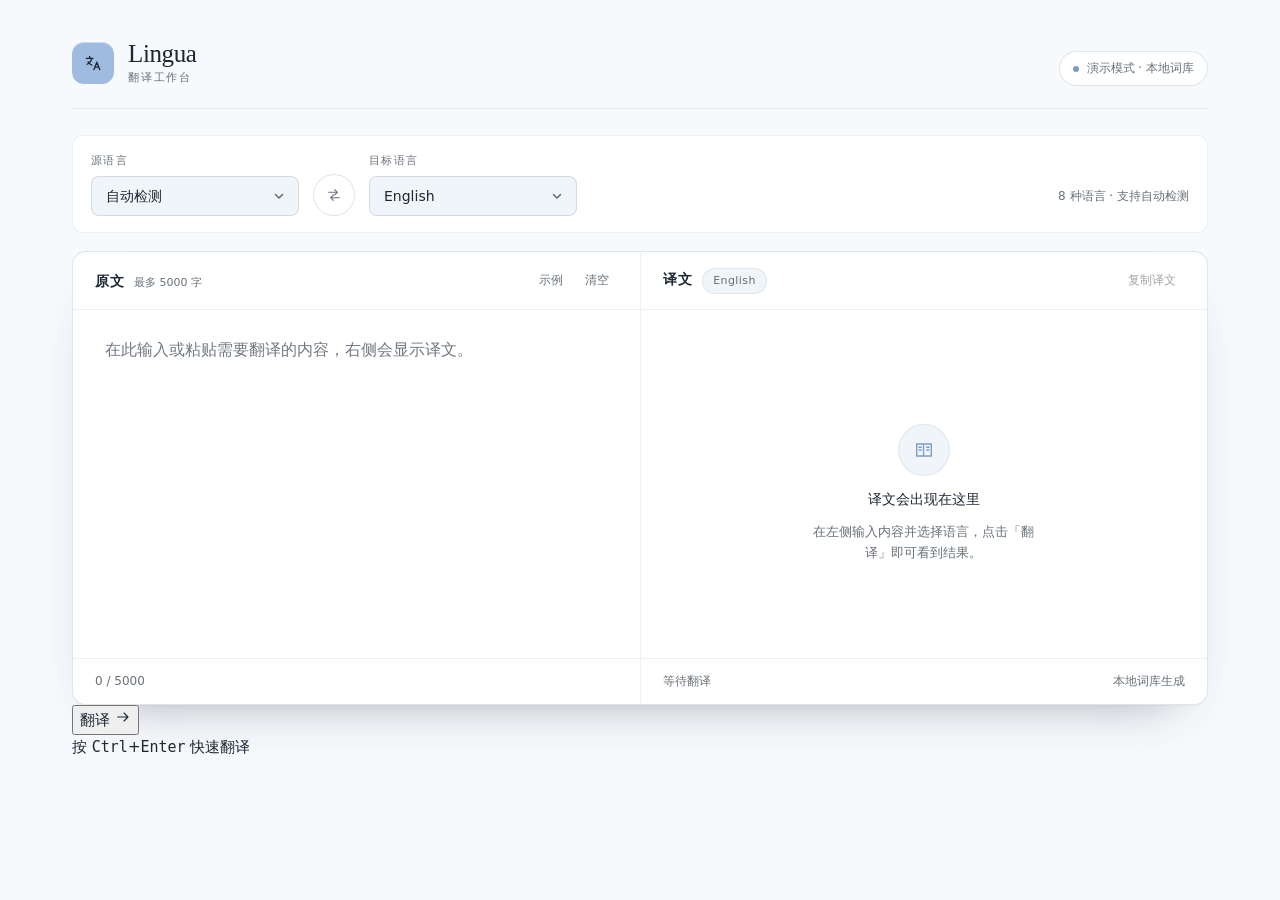
<file: translation实战/index.html>
<!DOCTYPE html>
<html lang="en">

<head>
    <meta charset="UTF-8">
    <meta name="viewport" content="width=device-width, initial-scale=1.0">
    <title>Document</title>
    <link rel="stylesheet" href="./style.css">
</head>

<body>
    <div class="app">

  <header class="masthead">
    <div class="brand">
      <span class="brand-mark" aria-hidden="true">
        <svg class="od-icon" style="--od-icon-size:20px" viewBox="0 0 24 24" fill="none" stroke="currentColor" stroke-width="1.6" stroke-linecap="round" stroke-linejoin="round">
          <path d="M4 6.5h8M8 6.5V4M10.5 6.5c-.6 3.2-2.6 5.7-5.5 7" />
          <path d="M6 10.5c1.1 1.9 2.7 3.3 4.7 4" />
          <path d="M13 20l3.6-9 3.6 9M14.4 17h4.4" />
        </svg>
      </span>
      <div class="brand-text">
        <span class="brand-name">Lingua</span>
        <span class="brand-sub">翻译工作台</span>
      </div>
    </div>
    <p class="masthead-meta"><span class="meta-dot" aria-hidden="true"></span>演示模式 · 本地词库</p>
  </header>

  <section class="langbar" aria-label="语言设置">
    <div class="lang-field">
      <span id="srcLabel">源语言</span>
      <div class="select-wrap">
        <select id="sourceLang" aria-labelledby="srcLabel">
          <option value="auto" selected>自动检测</option>
          <option value="中文">简体中文</option>
          <option value="英语">English</option>
          <option value="日语">日本語</option>
          <option value="韩语">한국어</option>
          <option value="法语">Français</option>
          <option value="西班牙语">Español</option>
          <option value="德语">Deutsch</option>
          <option value="俄语">Русский</option>
        </select>
        <svg class="od-icon select-caret" viewBox="0 0 12 12" fill="none" stroke="currentColor" stroke-width="1.6" stroke-linecap="round" stroke-linejoin="round" aria-hidden="true">
          <path d="M2.5 4.5 6 8l3.5-3.5" />
        </svg>
      </div>
    </div>

    <button type="button" class="swap" id="swapBtn" aria-label="交换源语言与目标语言" title="交换语言">
      <svg class="od-icon" style="--od-icon-size:16px" viewBox="0 0 24 24" fill="none" stroke="currentColor" stroke-width="1.6" stroke-linecap="round" stroke-linejoin="round" aria-hidden="true">
        <path d="M4 8h13M13 4l4 4-4 4M20 16H7M11 12l-4 4 4 4" />
      </svg>
    </button>

    <div class="lang-field">
      <span id="tgtLabel">目标语言</span>
      <div class="select-wrap">
        <select id="targetLang" aria-labelledby="tgtLabel">
          <option value="中文">简体中文</option>
          <option value="英语" selected>English</option>
          <option value="日语">日本語</option>
          <option value="韩语">한국어</option>
          <option value="法语">Français</option>
          <option value="西班牙语">Español</option>
          <option value="德语">Deutsch</option>
          <option value="俄语">Русский</option>
        </select>
        <svg class="od-icon select-caret" viewBox="0 0 12 12" fill="none" stroke="currentColor" stroke-width="1.6" stroke-linecap="round" stroke-linejoin="round" aria-hidden="true">
          <path d="M2.5 4.5 6 8l3.5-3.5" />
        </svg>
      </div>
    </div>

    <p class="langbar-note">8 种语言 · 支持自动检测</p>
  </section>

  <main class="board">

    <section class="pane" aria-labelledby="srcHeading">
      <div class="pane-head">
        <div class="pane-title">
          <h2 id="srcHeading">原文</h2>
          <span class="pane-hint">最多 5000 字</span>
        </div>
        <div class="pane-tools">
          <button type="button" class="text-btn" id="exampleBtn">示例</button>
          <button type="button" class="text-btn" id="clearBtn">清空</button>
        </div>
      </div>
      <div class="pane-body" id="sourceBody">
        <textarea id="sourceText" maxlength="5000" spellcheck="false"
          aria-labelledby="srcHeading"
          placeholder="在此输入或粘贴需要翻译的内容，右侧会显示译文。"></textarea>
      </div>
      <div class="pane-foot">
        <span class="detected" id="detectedWrap" hidden>
          <span class="detect-dot" aria-hidden="true"></span>
          <span id="detectedText"></span>
        </span>
        <span class="counter od-nowrap"><span id="charCount">0</span> / 5000</span>
      </div>
    </section>

    <section class="pane" aria-labelledby="resHeading">
      <div class="pane-head">
        <div class="pane-title">
          <h2 id="resHeading">译文</h2>
          <span class="lang-chip" id="targetChip">English</span>
        </div>
        <div class="pane-tools">
          <button type="button" class="text-btn" id="copyBtn" disabled data-copied="false">复制译文</button>
        </div>
      </div>
      <div class="pane-body" style="padding-bottom: 0;">
        <div class="result-wrap" id="resultWrap" aria-live="polite" aria-busy="false">
          <div class="empty" id="emptyState">
            <span class="empty-badge" aria-hidden="true">
              <svg class="od-icon" style="--od-icon-size:22px" viewBox="0 0 24 24" fill="none" stroke="currentColor" stroke-width="1.5" stroke-linecap="round" stroke-linejoin="round">
                <path d="M4 5.5h7.5v13H4zM12.5 5.5H20v13h-7.5" />
                <path d="M6.5 9h2.5M6.5 12h2.5M15 9h2.5M15 12h2.5" />
              </svg>
            </span>
            <p class="empty-title">译文会出现在这里</p>
            <p class="empty-text">在左侧输入内容并选择语言，点击「翻译」即可看到结果。</p>
          </div>
          <div class="skeleton" id="loadingState" hidden aria-hidden="true">
            <span></span><span></span><span></span><span></span>
          </div>
          <p class="result-text" id="resultText" hidden></p>
        </div>
      </div>
      <div class="pane-foot">
        <span id="resultMeta">等待翻译</span>
        <span class="od-nowrap">本地词库生成</span>
      </div>
    </section>

  </main>

  <p class="alert" id="alertMsg" role="alert" hidden>
    <svg class="od-icon" style="--od-icon-size:15px" viewBox="0 0 24 24" fill="none" stroke="currentColor" stroke-width="1.7" stroke-linecap="round" stroke-linejoin="round" aria-hidden="true">
      <circle cx="12" cy="12" r="9" />
      <path d="M12 7.5v6M12 16.5h.01" />
    </svg>
    <span id="alertText"></span>
  </p>

  <div class="actions">
    <button type="button" class="btn-primary" id="translateBtn">
      翻译
      <svg class="od-icon" style="--od-icon-size:16px" viewBox="0 0 24 24" fill="none" stroke="currentColor" stroke-width="1.7" stroke-linecap="round" stroke-linejoin="round" aria-hidden="true">
        <path d="M4 12h15M13.5 6l6 6-6 6" />
      </svg>
    </button>
    <p class="hint">按 <kbd>Ctrl</kbd><span aria-hidden="true">+</span><kbd>Enter</kbd> 快速翻译</p>
  </div>

  <section class="exam" aria-labelledby="examHeading">
    <div class="exam-head">
      
</div>
          <script src="./index.js"></script>
</body>

</html>
</file>
<file: translation实战/style.css>
@layer od-layout {
  [hidden]:not([hidden="until-found" i]) { display: none !important; }
  dialog:not([open]) { display: none !important; }

  :where(.od-stack,.od-row,.od-row-top,.od-cluster,.od-grid,.od-field,.od-stat,.od-cell,.od-tile) > :where(*) { min-width: 0; }

  .od-stack   { display: flex; flex-direction: column; gap: var(--od-gap, 8px); }
  .od-row     { display: flex; align-items: center; gap: var(--od-gap, 8px); }
  .od-row-top { display: flex; align-items: flex-start; gap: var(--od-gap, 8px); }
  .od-cluster { display: flex; flex-wrap: wrap; align-items: center; gap: var(--od-gap, 8px); }
  .od-fill    { flex: 1 1 0; min-width: 0; }
  .od-fixed   { flex: none; }
  .od-grid    { display: grid; gap: var(--od-gap, 12px); grid-template-columns: repeat(var(--od-cols, 3), minmax(0, 1fr)); }

  .od-stat, .od-field, .od-cell { display: grid; gap: var(--od-gap, 2px); }
  :where(.od-stat,.od-field,.od-cell) > :where(*) { display: block; }
  .od-tile { display: grid; grid-template-rows: auto 1fr; }
  :where(.od-tile) > :where(*) { display: block; }

  .od-media { display: block; width: 100%; height: auto; aspect-ratio: var(--od-ratio, auto); }
  .od-media-cover { object-fit: cover; }

  .od-icon { display: inline-block; inline-size: var(--od-icon-size, 1em); block-size: var(--od-icon-size, 1em); flex: none; }

  .od-truncate { display: block; max-width: 100%; overflow: hidden; white-space: nowrap; text-overflow: ellipsis; }
  .od-clamp-2, .od-clamp-3 { display: -webkit-box; -webkit-box-orient: vertical; overflow: hidden; overflow-wrap: anywhere; }
  .od-clamp-2 { -webkit-line-clamp: 2; }
  .od-clamp-3 { -webkit-line-clamp: 3; }
  .od-lines-2 { min-height: calc(2 * 1.4em); }
  .od-nowrap  { white-space: nowrap; }
  .od-keep    { word-break: keep-all; overflow-wrap: anywhere; }

  .od-screen { display: grid; grid-template-rows: auto minmax(0, 1fr) auto; height: 100%; }
  .od-scroll { overflow-y: auto; overscroll-behavior: contain; min-height: 0; }

  .od-rail { display: flex; gap: var(--od-gap, 8px); overflow-x: auto; scroll-snap-type: x proximity; scrollbar-width: none;
             padding-inline: var(--od-rail-pad, 16px); scroll-padding-inline: var(--od-rail-pad, 16px); }
  .od-rail::-webkit-scrollbar { display: none; }
  :where(.od-rail) > :where(*) { flex: none; scroll-snap-align: start; }
  :where(.od-rail) > :where(:last-child) { margin-inline-end: var(--od-rail-pad, 16px); }

  .od-spacer { flex: none; visibility: hidden; pointer-events: none; }
  .od-touch  { min-width: 44px; min-height: 44px; }
}
:root [hidden]:where(:not([hidden="until-found" i])) { display: none; }

:root {
  --base: #9fbbe0;
  --base-deep: #7d9cc6;
  --base-soft: #dfe8f4;
  --base-wash: #f0f5fa;
  --page: #f7fafd;
  --surface: #ffffff;

  --ink: #1c2733;
  --ink-2: rgba(28, 39, 51, 0.66);
  --ink-3: rgba(28, 39, 51, 0.42);
  --line: rgba(28, 39, 51, 0.12);
  --line-soft: rgba(28, 39, 51, 0.07);
  --danger: #a8334a;

  --radius: 14px;
  --radius-md: 10px;
  --radius-sm: 8px;
  --radius-pill: 999px;

  --shadow-board: 0 1px 1px rgba(28, 39, 51, 0.03), 0 26px 50px -34px rgba(28, 39, 51, 0.45);

  --font-sans: "PingFang SC", "HarmonyOS Sans SC", "Microsoft YaHei", "Noto Sans SC", system-ui, -apple-system, "Segoe UI", sans-serif;
  --font-serif: "Songti SC", "Source Han Serif SC", "Noto Serif SC", "Georgia", "Times New Roman", serif;
  --font-mono: ui-monospace, SFMono-Regular, Menlo, Monaco, Consolas, "Liberation Mono", monospace;

  --ease: ease;
  --fast: 150ms;
  --base-dur: 220ms;
}

*, *::before, *::after { box-sizing: border-box; }
html, body { margin: 0; padding: 0; }
body {
  min-height: 100vh;
  background: var(--page);
  color: var(--ink);
  font-family: var(--font-sans);
  font-size: 15px;
  line-height: 1.6;
  -webkit-font-smoothing: antialiased;
  text-rendering: optimizeLegibility;
}
h1, h2, h3, p { margin: 0; }
button, select, textarea { font: inherit; color: inherit; }
button { cursor: pointer; }

::selection { background: var(--base); color: var(--ink); }

:focus-visible {
  outline: 2px solid var(--ink);
  outline-offset: 2px;
  border-radius: 4px;
}

.app {
  max-width: 1200px;
  margin: 0 auto;
  padding: 40px 32px 64px;
}
.wrap{
    width: 100%;
    height: 100vh;
    background-color: #d2b4f2;
}
.masthead {
  display: flex;
  align-items: flex-end;
  justify-content: space-between;
  gap: 24px;
  padding-bottom: 22px;
  border-bottom: 1px solid var(--line-soft);
}
.brand { display: flex; align-items: center; gap: 14px; }
.brand-mark {
  display: grid;
  place-items: center;
  width: 42px;
  height: 42px;
  border-radius: 12px;
  background: var(--base);
  color: var(--ink);
  box-shadow: inset 0 1px 0 rgba(255, 255, 255, 0.45);
}
.brand-text { display: grid; gap: 1px; }
.brand-name {
  font-family: var(--font-serif);
  font-size: 25px;
  line-height: 1.1;
  letter-spacing: -0.015em;
}
.brand-sub {
  font-size: 11px;
  letter-spacing: 0.16em;
  color: var(--ink-2);
  text-transform: uppercase;
}
.masthead-meta {
  display: inline-flex;
  align-items: center;
  gap: 8px;
  padding: 7px 13px;
  border: 1px solid var(--line);
  border-radius: var(--radius-pill);
  background: var(--surface);
  font-size: 12px;
  color: var(--ink-2);
  white-space: nowrap;
}
.meta-dot {
  width: 6px;
  height: 6px;
  border-radius: 50%;
  background: var(--base-deep);
}
.langbar {
  display: flex;
  align-items: flex-end;
  gap: 14px;
  margin-top: 26px;
  padding: 16px 18px;
  border: 1px solid var(--line-soft);
  border-radius: var(--radius-md);
  background: var(--surface);
}
.lang-field { display: grid; gap: 6px; }
.lang-field > span {
  font-size: 11px;
  letter-spacing: 0.12em;
  color: var(--ink-2);
}
.select-wrap { position: relative; display: flex; }
.select-wrap select {
  appearance: none;
  -webkit-appearance: none;
  min-width: 208px;
  padding: 11px 42px 11px 14px;
  border: 1px solid var(--line);
  border-radius: var(--radius-sm);
  background: var(--base-wash);
  font-size: 14px;
  font-weight: 500;
  line-height: 1.2;
  cursor: pointer;
  transition: border-color var(--fast) var(--ease), background-color var(--fast) var(--ease);
}
.select-wrap select:hover { border-color: var(--base); background: var(--surface); }
.select-wrap select:focus-visible { outline: 2px solid var(--ink); outline-offset: 2px; border-color: transparent; }
.select-caret {
  position: absolute;
  top: 50%;
  right: 14px;
  transform: translateY(-50%);
  pointer-events: none;
  color: var(--ink-2);
  --od-icon-size: 12px;
}
.swap {
  display: grid;
  place-items: center;
  width: 42px;
  height: 42px;
  margin-bottom: 0;
  border: 1px solid var(--line);
  border-radius: 50%;
  background: var(--surface);
  color: var(--ink-2);
  transition: background-color var(--fast) var(--ease), color var(--fast) var(--ease), border-color var(--fast) var(--ease), transform var(--base-dur) var(--ease);
}
.swap:hover { background: var(--base-soft); border-color: var(--base); color: var(--ink); transform: rotate(180deg); }
.swap:active { transform: rotate(180deg) scale(0.94); }
.langbar-note {
  margin-left: auto;
  padding-bottom: 10px;
  font-size: 12px;
  color: var(--ink-2);
  white-space: nowrap;
}

/* ─── 主面板 ─────────────────────────────────────────── */
.board {
  display: grid;
  grid-template-columns: 1fr 1fr;
  margin-top: 18px;
  border: 1px solid var(--line);
  border-radius: var(--radius);
  background: var(--surface);
  box-shadow: var(--shadow-board);
  overflow: hidden;
}
.pane {
  display: flex;
  flex-direction: column;
  min-width: 0;
  min-height: 452px;
}
.pane + .pane { border-left: 1px solid var(--line-soft); }
.pane-head {
  display: flex;
  align-items: center;
  justify-content: space-between;
  gap: 12px;
  min-height: 58px;
  padding: 12px 22px;
  border-bottom: 1px solid var(--line-soft);
}
.pane-title { display: flex; align-items: baseline; gap: 10px; min-width: 0; }
.pane-title h2 {
  font-size: 14px;
  font-weight: 600;
  letter-spacing: 0.04em;
}
.pane-title .pane-hint {
  font-size: 11px;
  color: var(--ink-2);
  white-space: nowrap;
}
.pane-body {
  display: flex;
  flex-direction: column;
  flex: 1;
  min-height: 0;
  padding: 18px 22px 4px;
}

/* 输入 */
#sourceText {
  flex: 1;
  min-height: 252px;
  width: 100%;
  padding: 8px 10px;
  border: 0;
  border-radius: 6px;
  background: transparent;
  resize: none;
  font-family: var(--font-sans);
  font-size: 16px;
  line-height: 1.8;
  color: var(--ink);
  caret-color: var(--base-deep);
}
#sourceText::placeholder { color: rgba(28, 39, 51, 0.62); }
#sourceText:focus { outline: none; }
#sourceText:focus-visible {
  outline: none;
  box-shadow: inset 0 0 0 2px var(--ink);
}

.pane-foot {
  display: flex;
  align-items: center;
  justify-content: space-between;
  gap: 12px;
  padding: 13px 22px;
  border-top: 1px solid var(--line-soft);
  font-size: 12px;
  color: var(--ink-2);
}
.detected { display: inline-flex; align-items: center; gap: 6px; min-width: 0; }
.detected .detect-dot {
  width: 5px;
  height: 5px;
  border-radius: 50%;
  background: var(--base-deep);
  flex: none;
}
.counter { font-variant-numeric: tabular-nums; color: var(--ink-2); }

/* 右侧结果 */
.lang-chip {
  display: inline-flex;
  align-items: center;
  padding: 3px 10px;
  border-radius: var(--radius-pill);
  background: var(--base-wash);
  border: 1px solid var(--line-soft);
  font-size: 11px;
  letter-spacing: 0.04em;
  color: var(--ink-2);
  white-space: nowrap;
}
.pane-tools { display: flex; align-items: center; gap: 4px; }
.text-btn {
  padding: 6px 9px;
  border: 0;
  border-radius: 6px;
  background: transparent;
  color: var(--ink-2);
  font-size: 12px;
  transition: background-color var(--fast) var(--ease), color var(--fast) var(--ease);
}
.text-btn:hover { background: var(--base-wash); color: var(--ink); }
.text-btn:disabled { color: var(--ink-3); cursor: default; background: transparent; }
.text-btn[data-copied="true"] { color: var(--ink); background: var(--base-soft); }

.result-wrap {
  flex: 1;
  min-height: 0;
  overflow-y: auto;
  overscroll-behavior: contain;
}
.result-text {
  font-family: var(--font-serif);
  font-size: 19px;
  line-height: 1.85;
  color: var(--ink);
  white-space: pre-wrap;
  overflow-wrap: anywhere;
  min-height: 268px;
  padding-top: 2px;
  padding-bottom: 12px;
}

.empty {
  display: flex;
  flex-direction: column;
  align-items: center;
  justify-content: center;
  gap: 12px;
  height: 100%;
  min-height: 268px;
  text-align: center;
  padding: 24px;
}
.empty-badge {
  display: grid;
  place-items: center;
  width: 52px;
  height: 52px;
  border-radius: 50%;
  border: 1px solid var(--line-soft);
  background: var(--base-wash);
  color: var(--base-deep);
}
.empty-title { font-size: 14px; color: var(--ink); }
.empty-text { font-size: 12.5px; color: var(--ink-2); max-width: 30ch; line-height: 1.65; }

.skeleton { display: grid; gap: 14px; padding-top: 10px; min-height: 268px; align-content: start; }
.skeleton span {
  display: block;
  height: 14px;
  border-radius: 4px;
  background: var(--base-soft);
  animation: breathe 1.1s ease-in-out infinite alternate;
}
.skeleton span:nth-child(1) { width: 92%; }
.skeleton span:nth-child(2) { width: 100%; animation-delay: 120ms; }
.skeleton span:nth-child(3) { width: 74%; animation-delay: 240ms; }
.skeleton span:nth-child(4) { width: 58%; animation-delay: 360ms; }
@keyframes breathe { from { opacity: 0.45; } to { opacity: 1; } }
</file>
